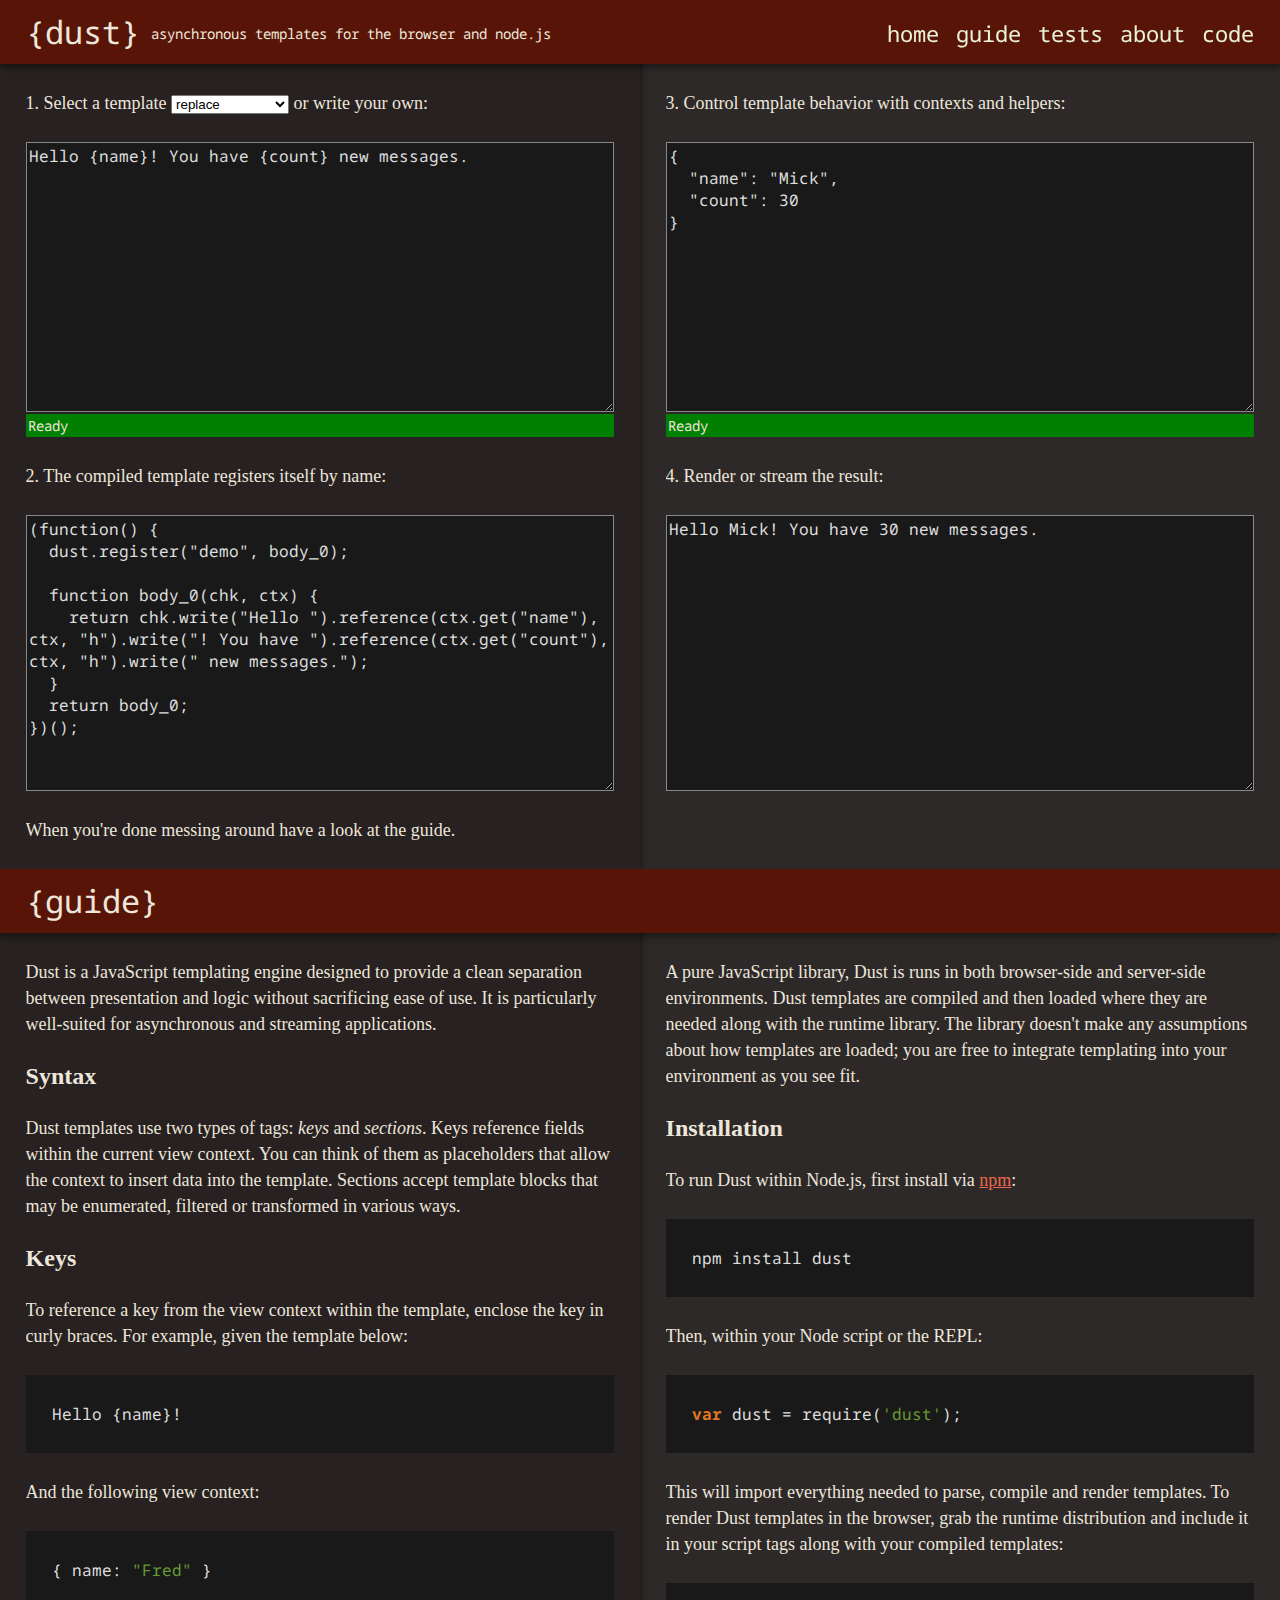
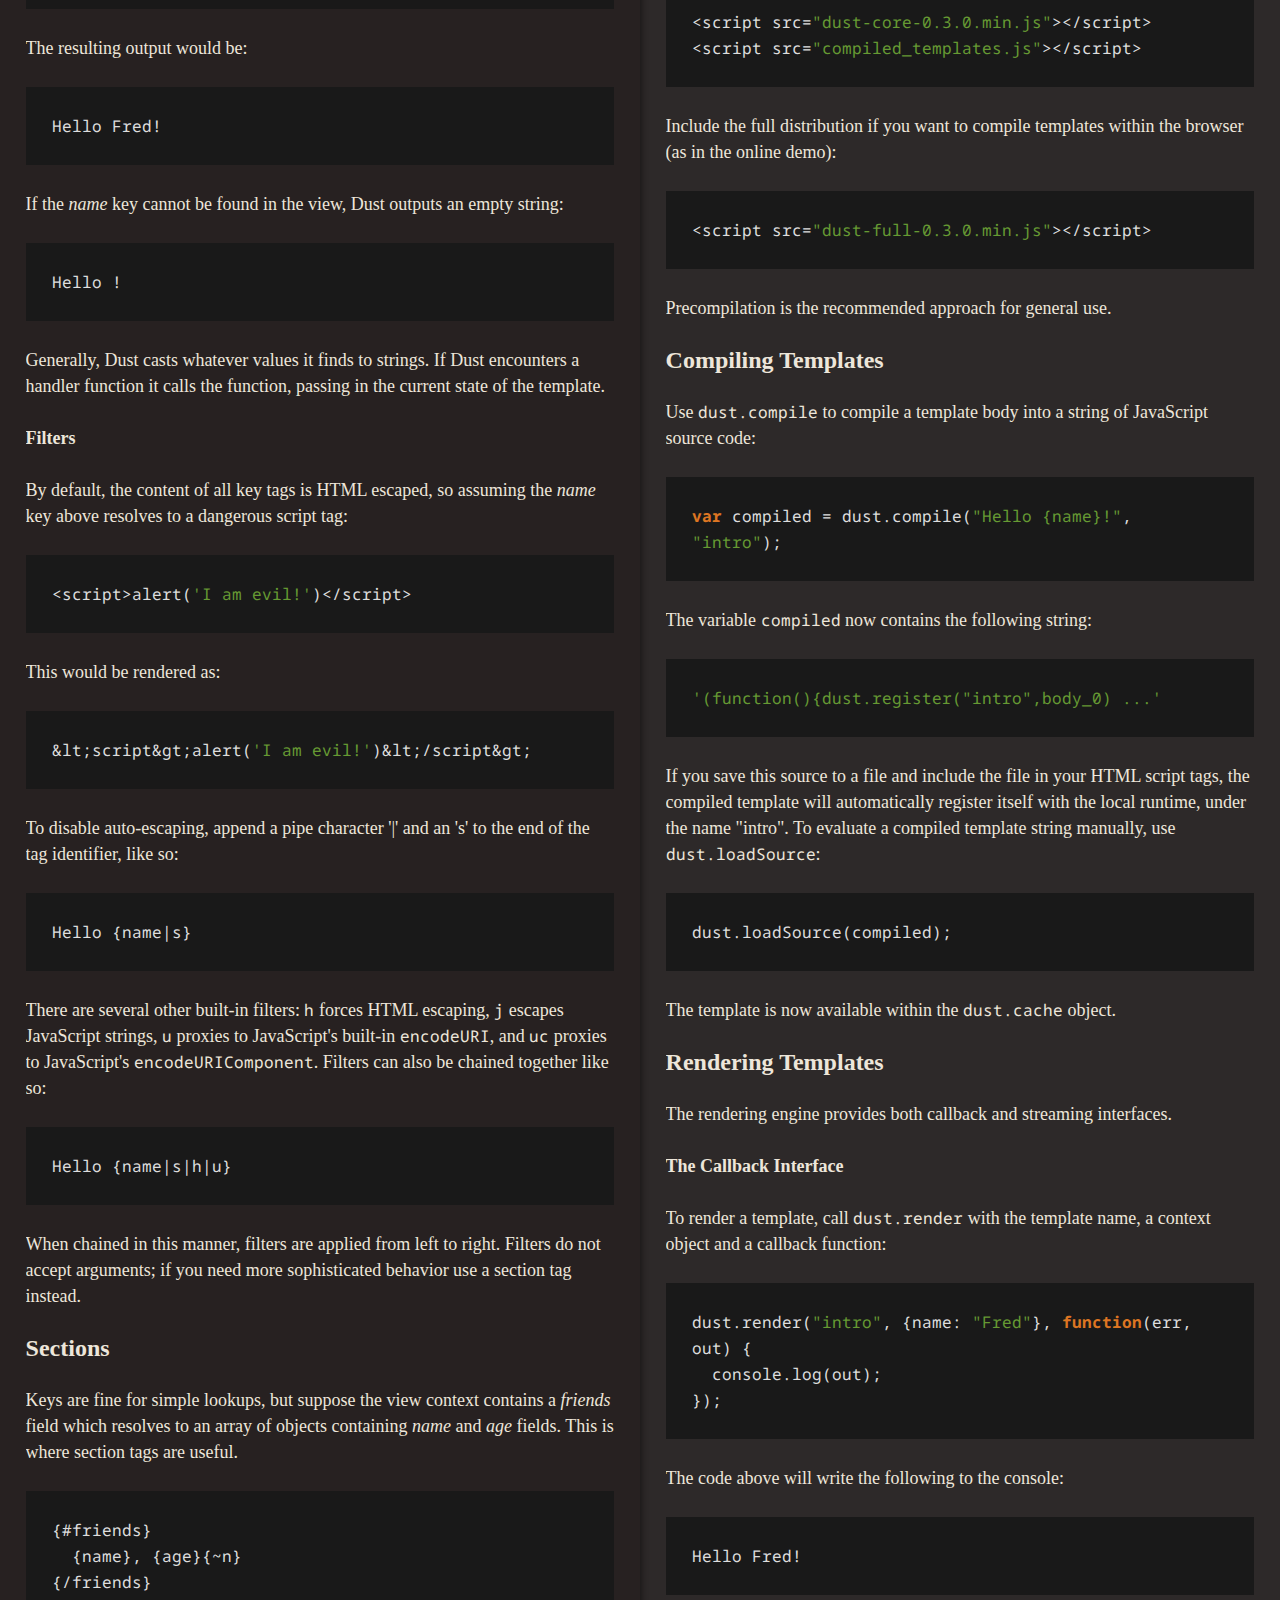
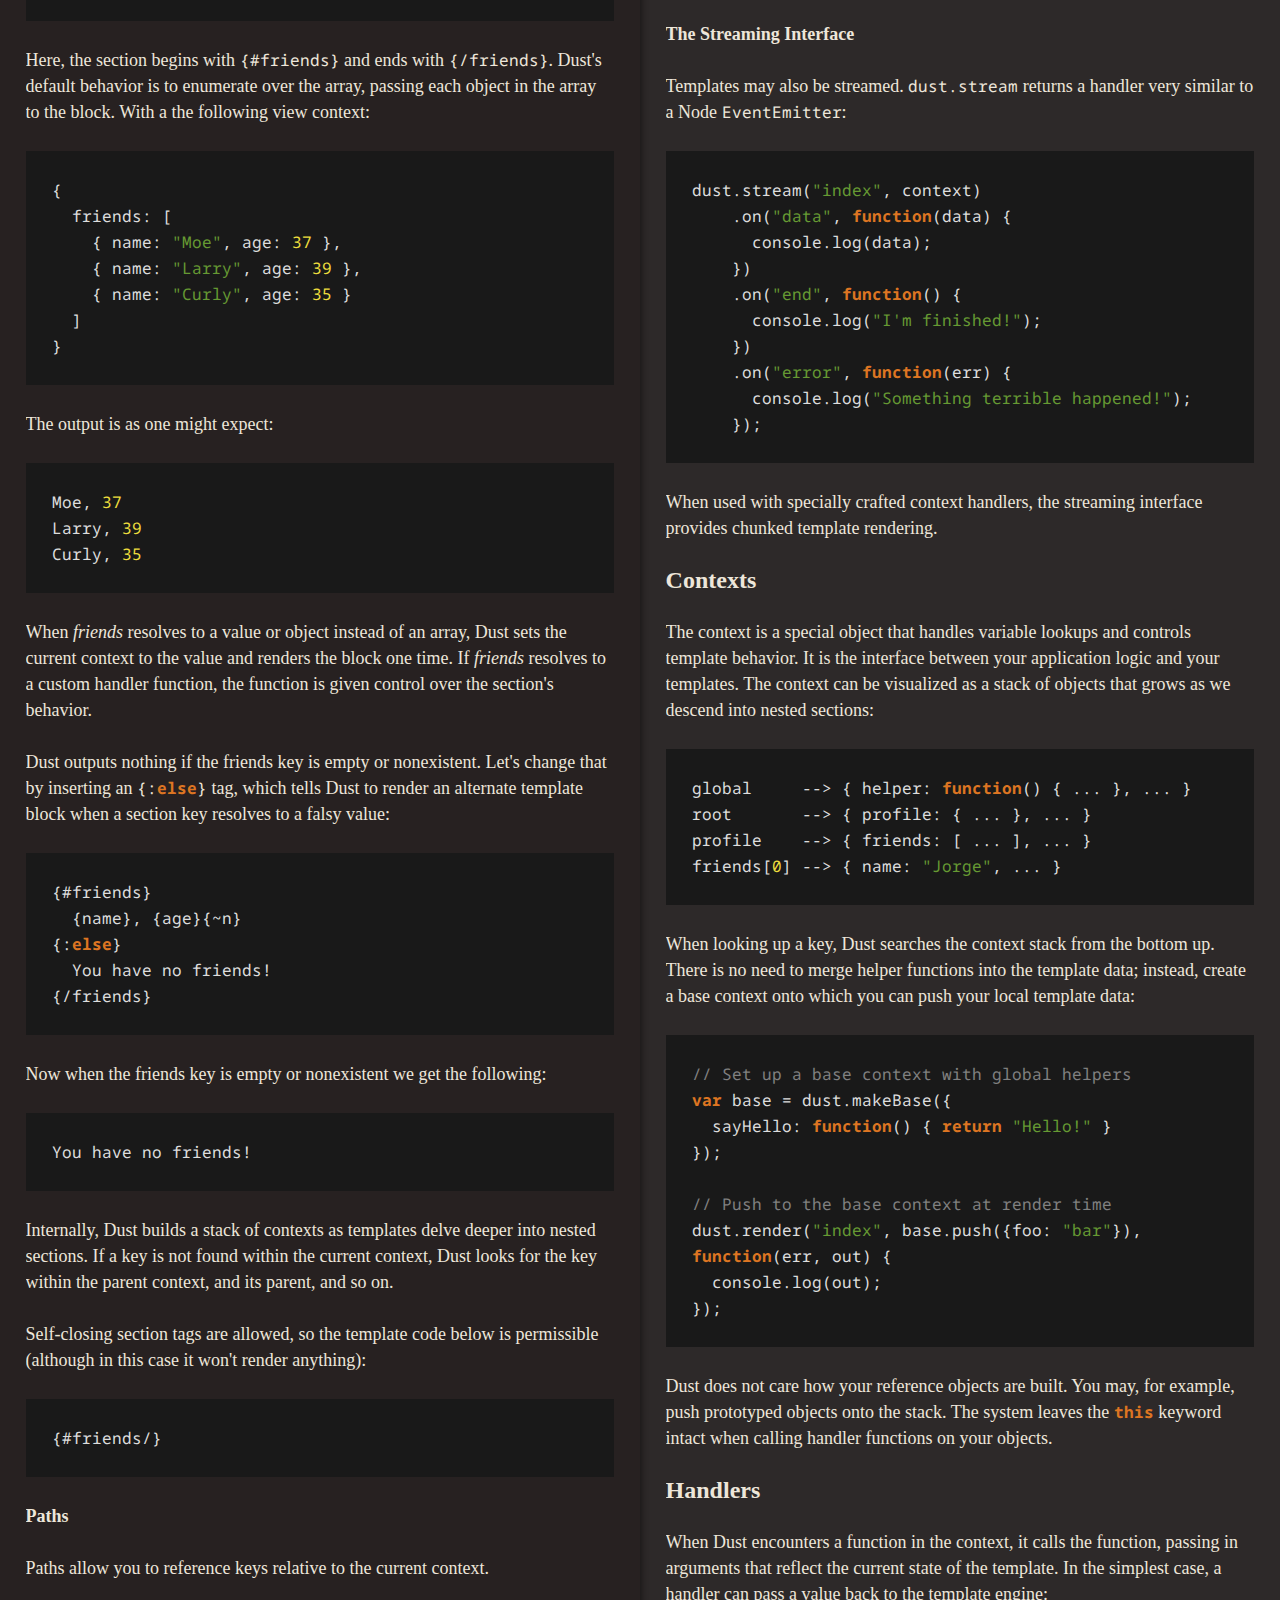
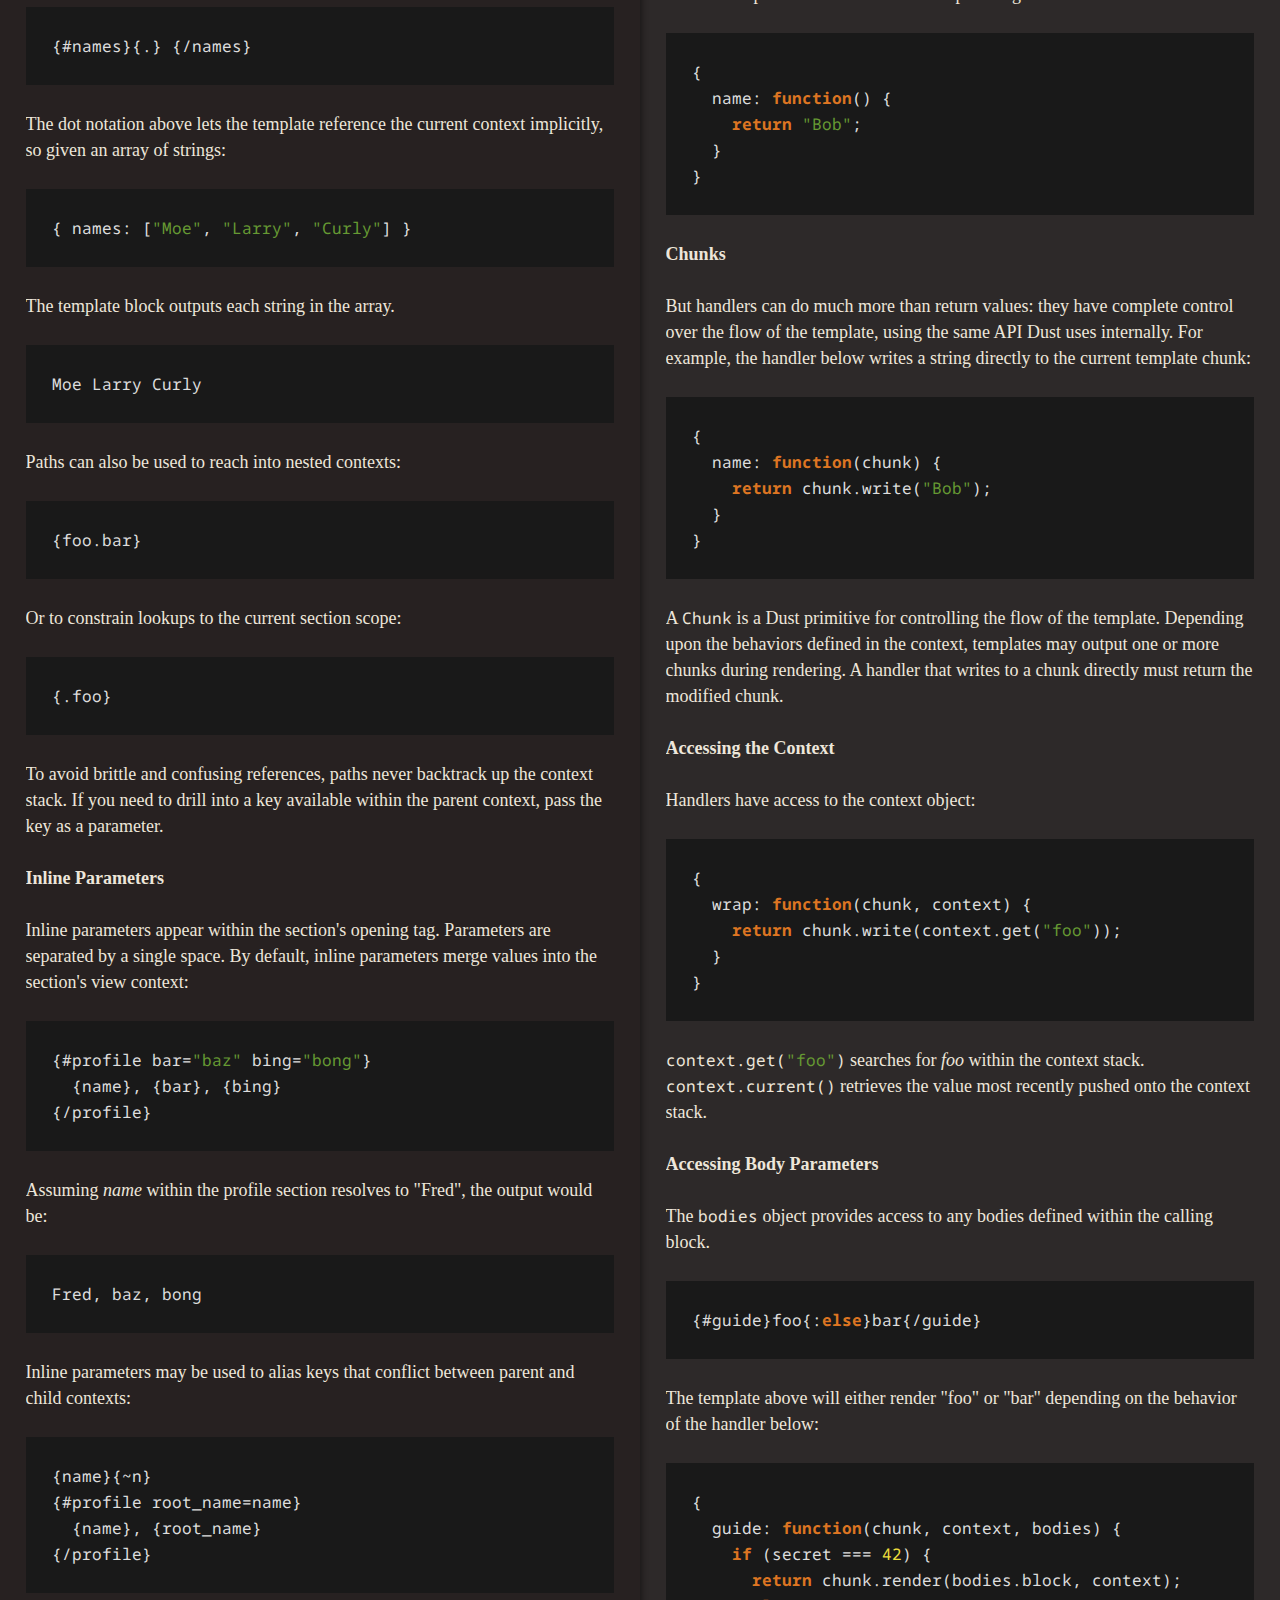
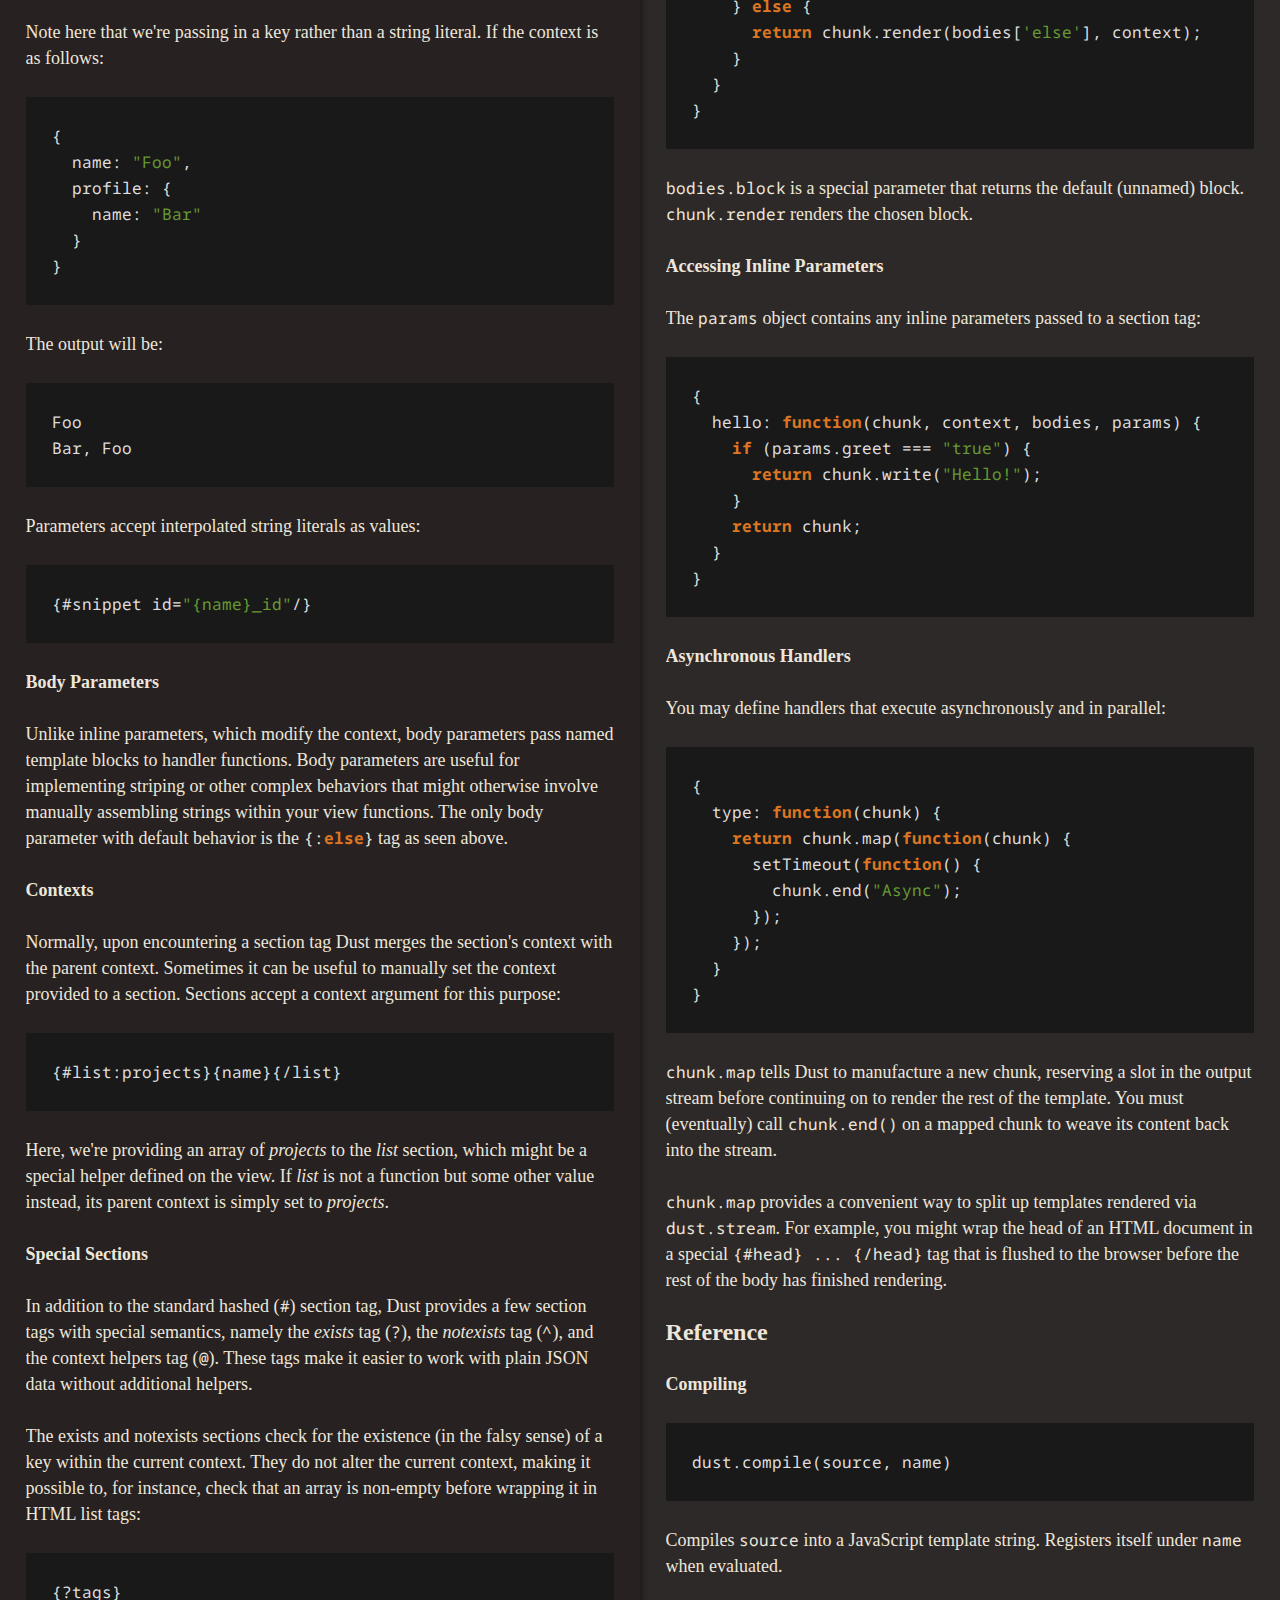
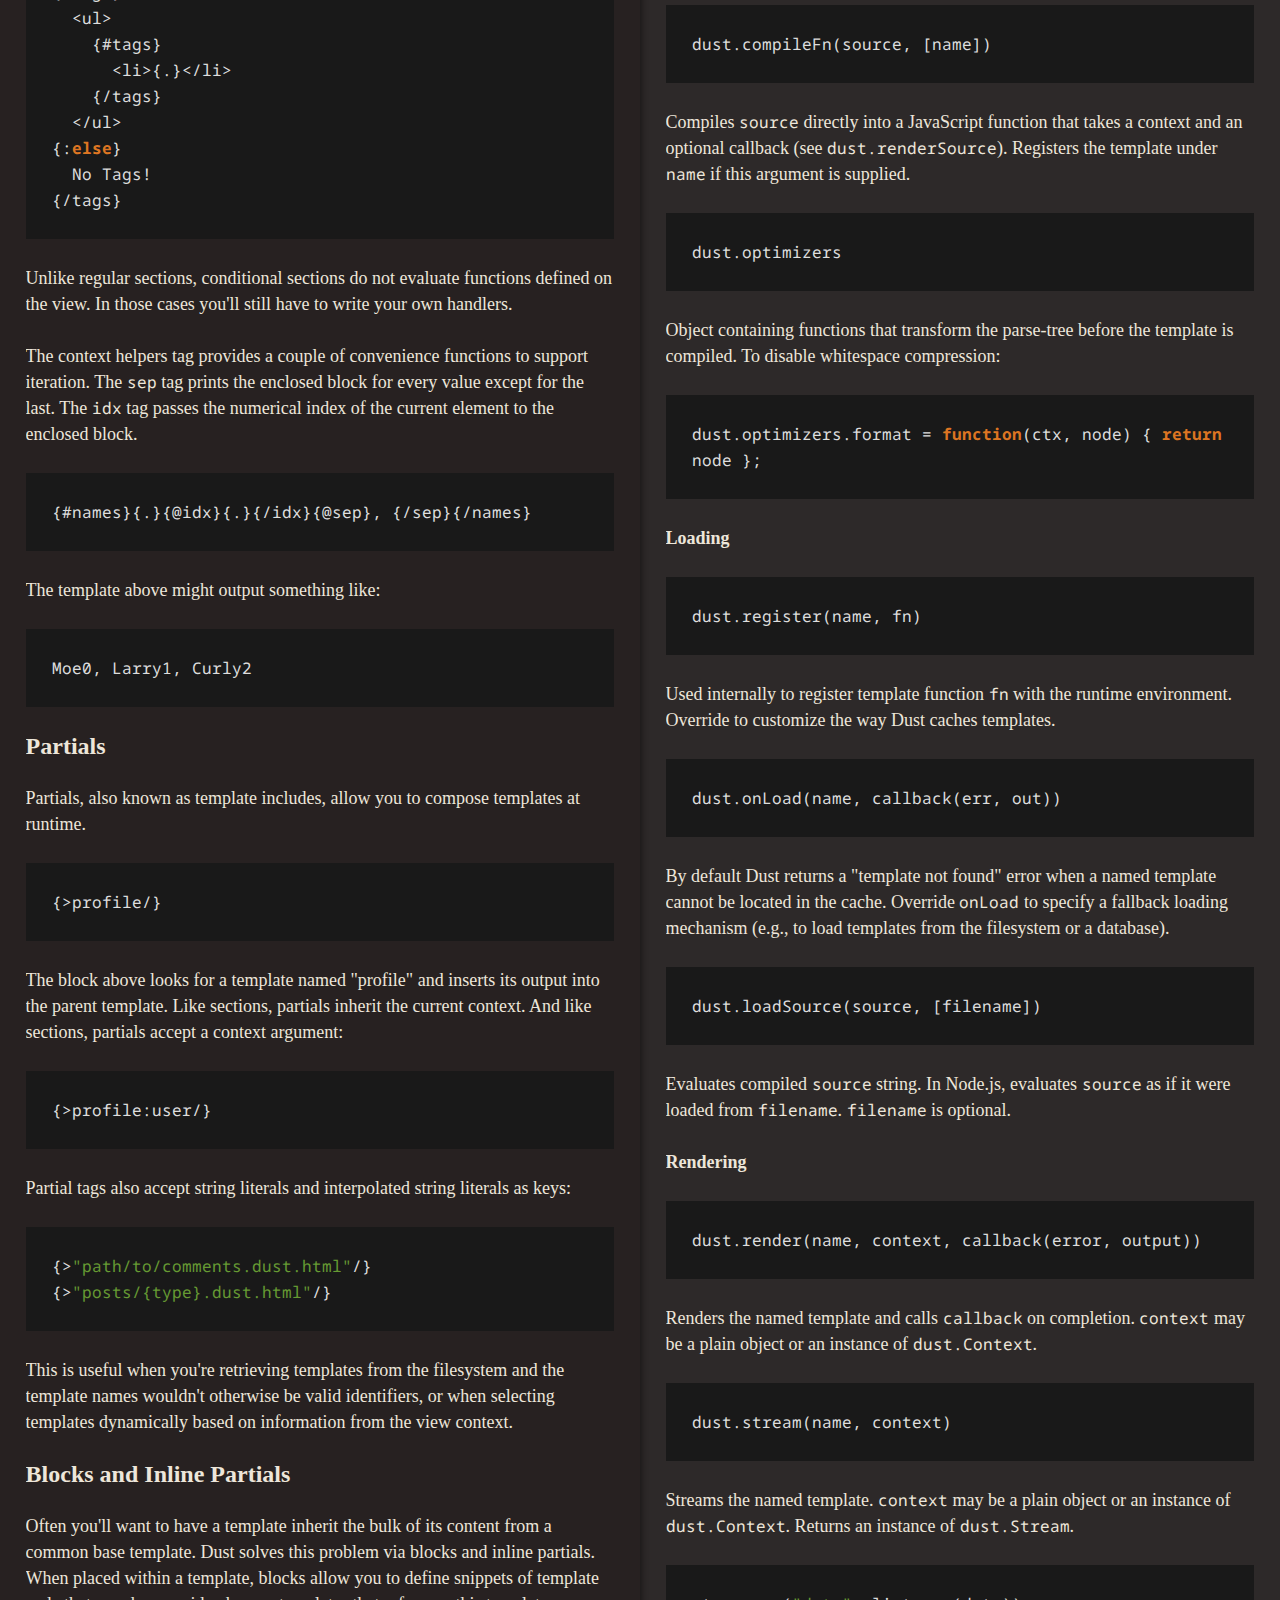
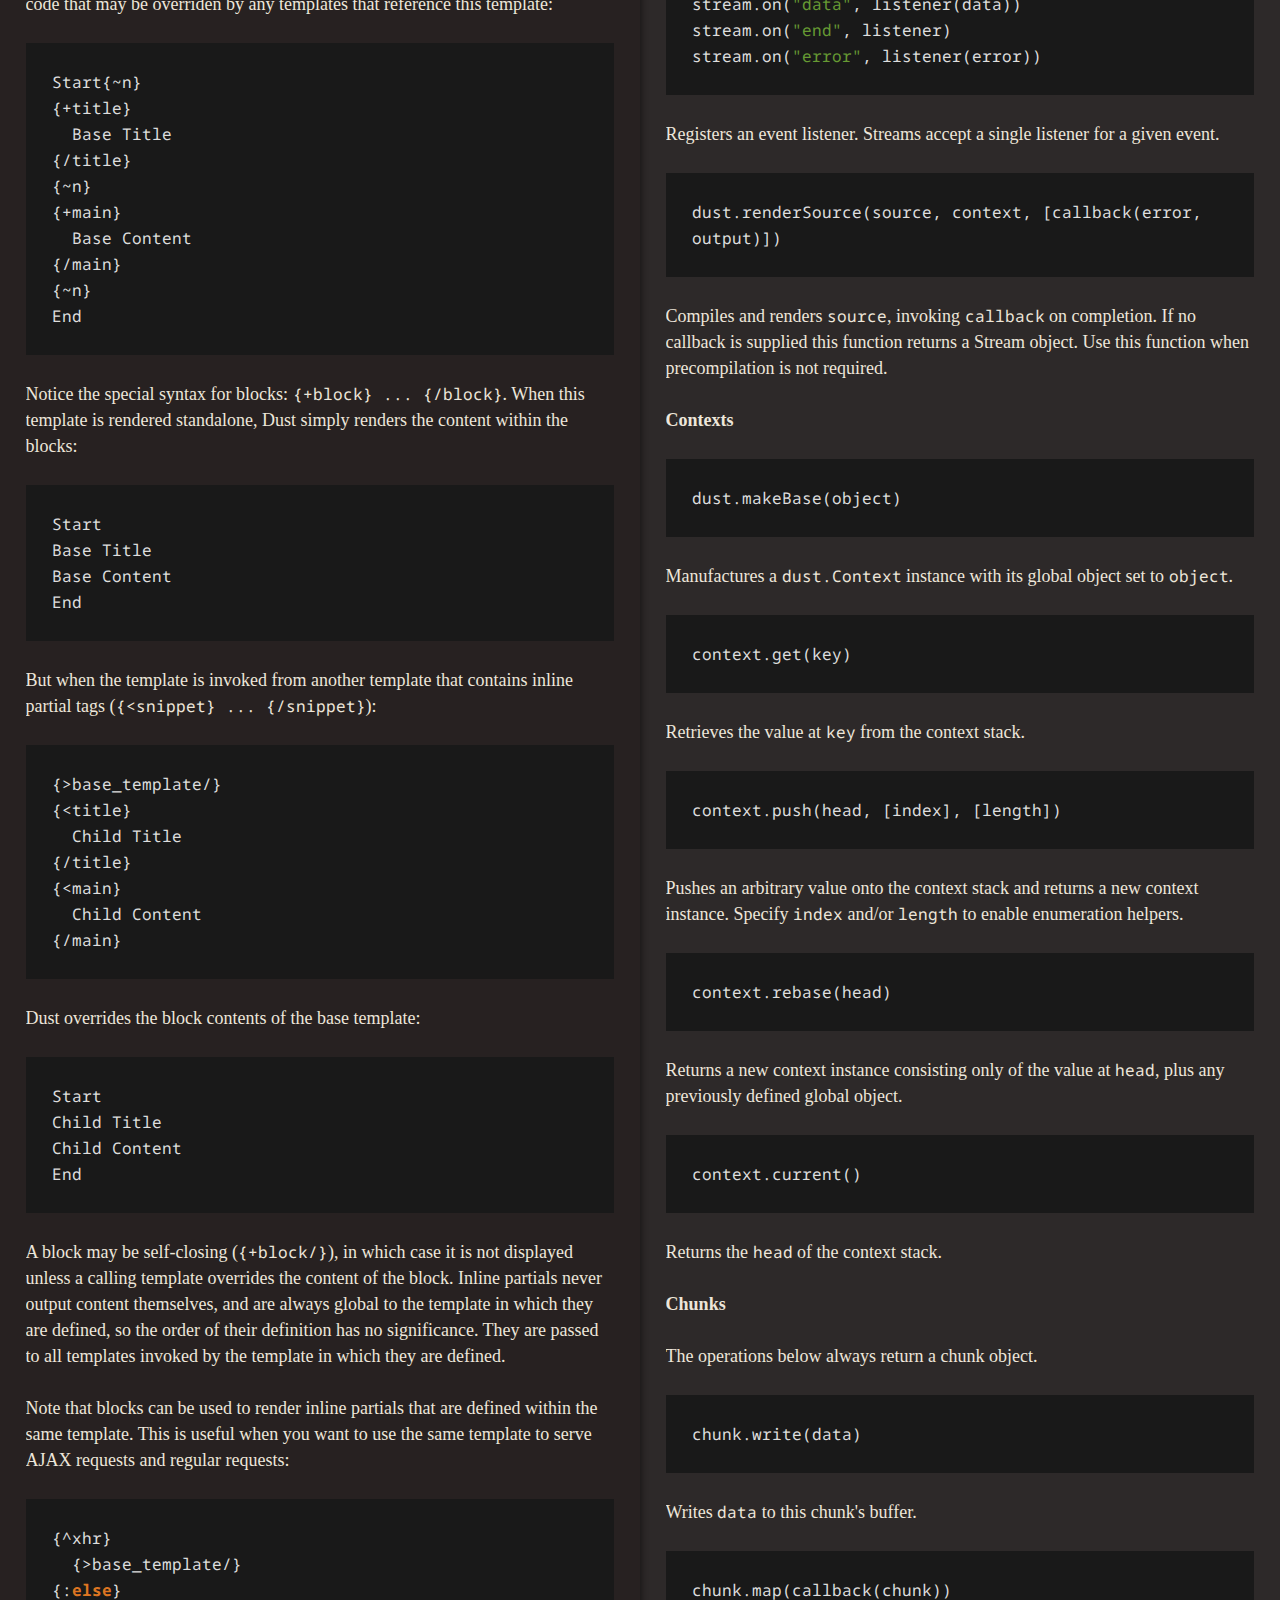
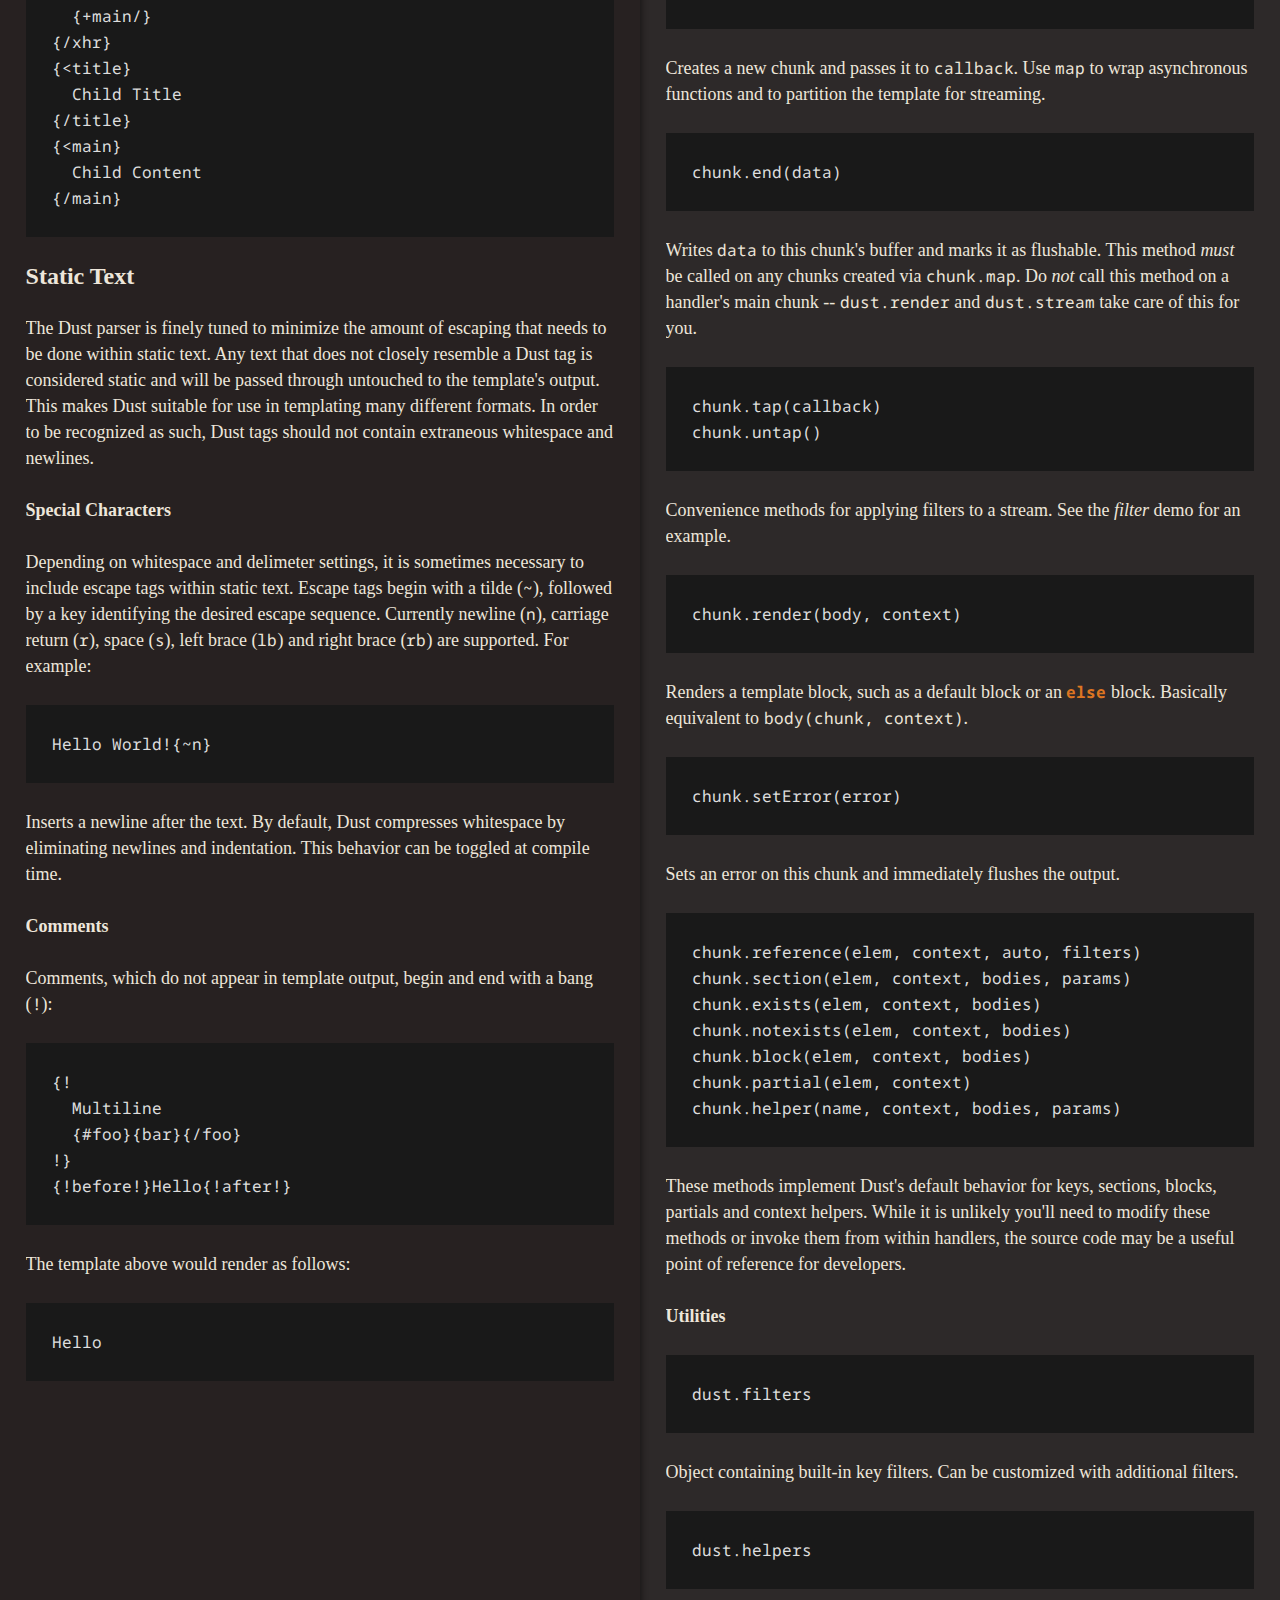
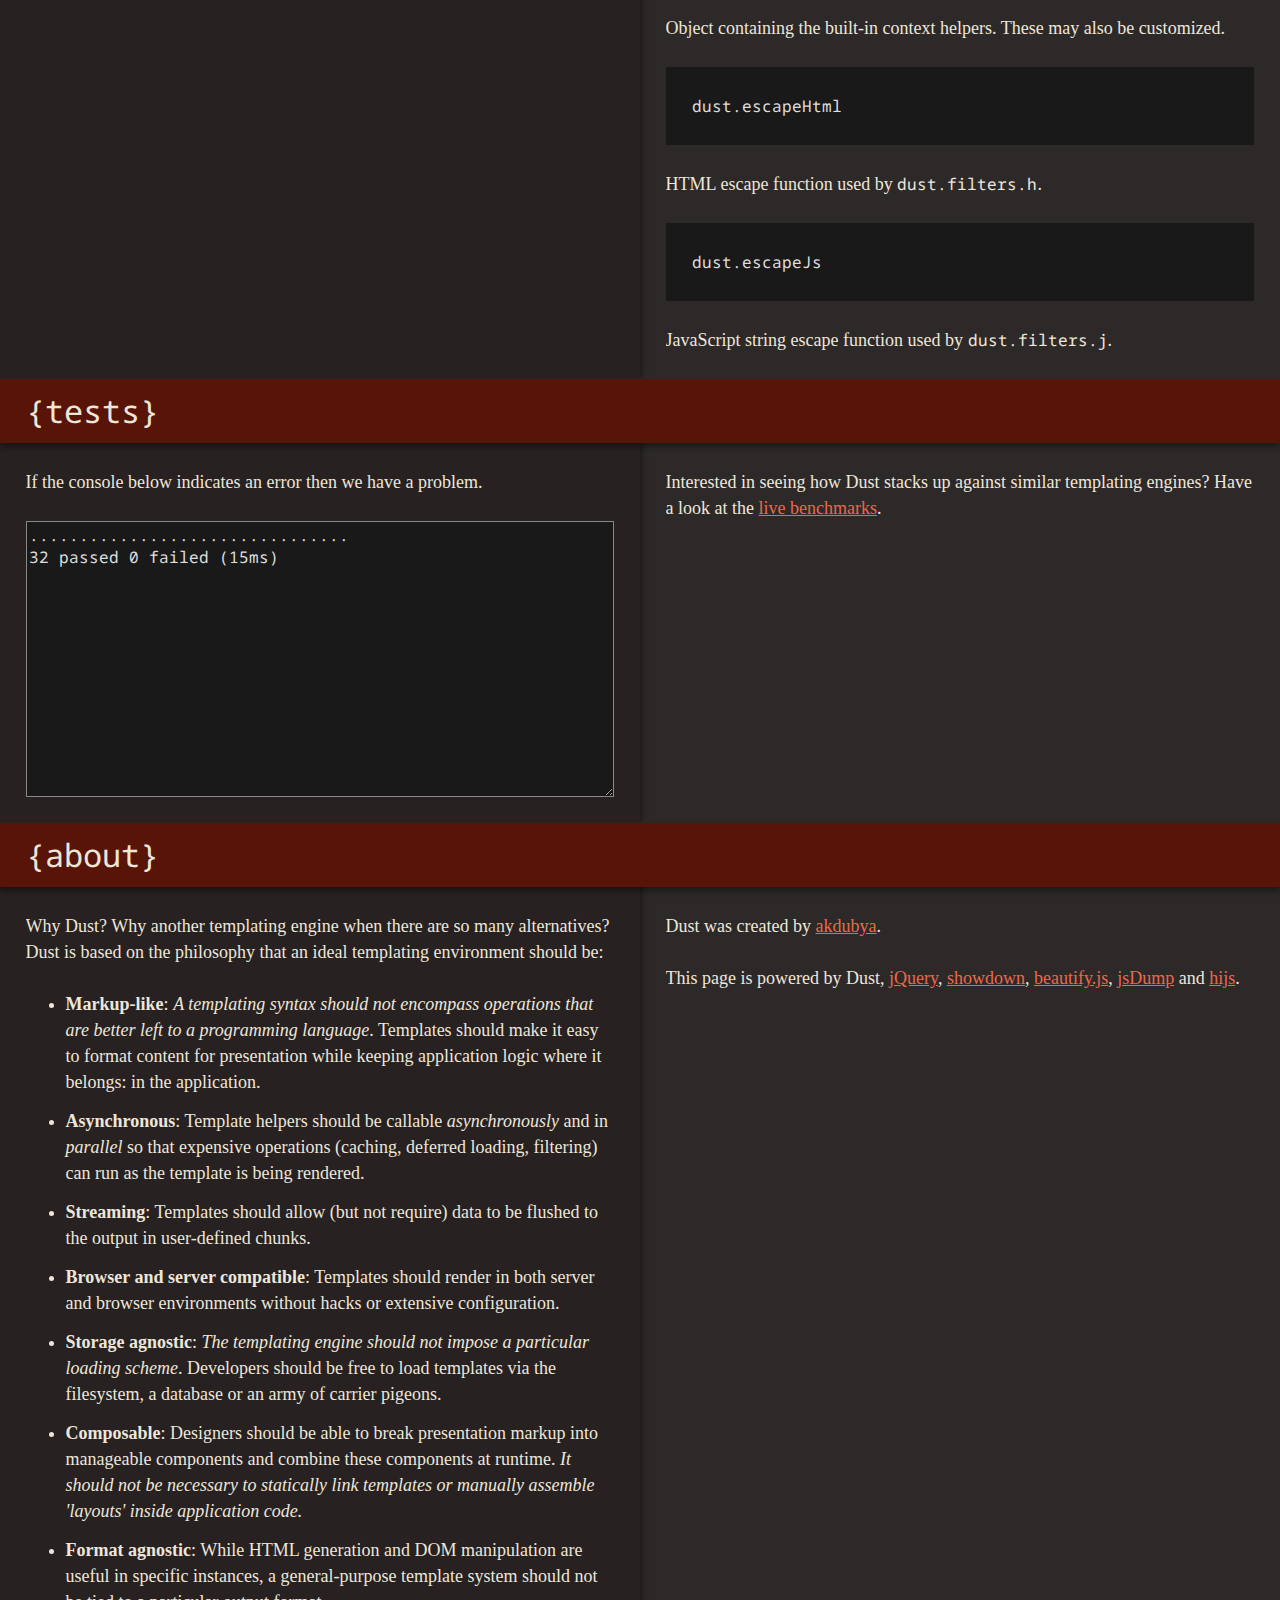
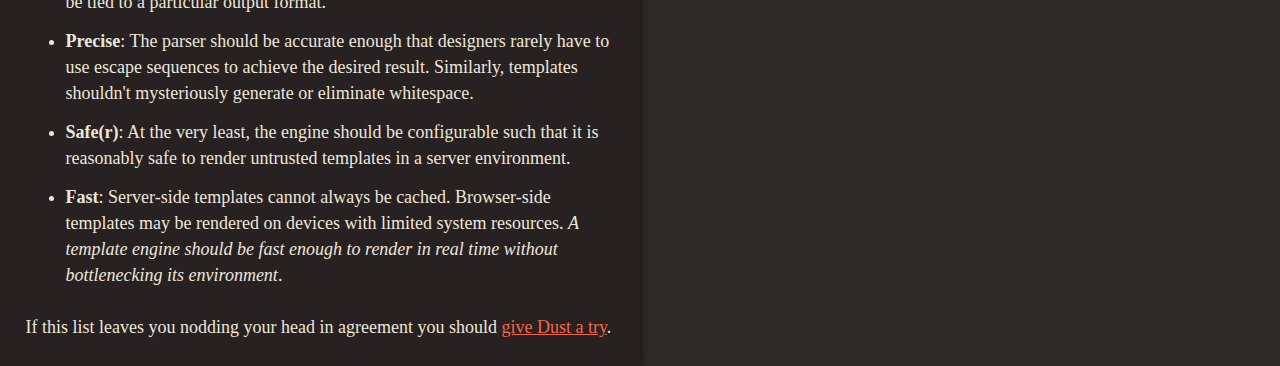
<file: ucpl-app/packages/dust/node_modules/dust/index.html>
<!DOCTYPE HTML><html><head><title>dust</title><meta http-equiv="Content-Type" content="text/html; charset=UTF-8"><link href="http://fonts.googleapis.com/css?family=Droid+Sans+Mono:regular&subset=latin" rel="stylesheet" type="text/css"><style type="text/css">body {
  font-family: 'Georgia', serif;
  font-size: 18px;
  margin: 0;
  padding: 0;
}

p, h4, h3, .content ul {
  line-height: 26px;
  margin-top: 26px;
  margin-bottom: 26px;
}

.content ul li {
  margin-top: 13px;
  margin-bottom: 13px;
}

h1, h2 {
  line-height: 48px;
  font-size: 32px;
  font-weight: normal;
  margin: 8px 0 8px 2%;
}

h3 {
  font-size: 24px;
}

h4 {
  font-size: 1em;
}

h1, h2, pre, code, .console, .status, #nav, #tagline {
  font-family: 'Droid Sans Mono', 'Bitstream Vera Sans Mono', 'DejaVu Sans Mono', Monaco, Courier, monospace;
}

a:link, a:visited {
  color: #ef674a;
}

p code {
  font-size: 16px;
  line-height: 16px;
}

pre, .console {
  background-color: #191919;
  white-space: pre-wrap;
  word-wrap: break-word;
}

.console {
  font-size: 16px;
  height: 270px;
  color: #dddddd;
  margin-top: 26px;
  margin-bottom: 26px;
  border: 1px solid #888;
  resize: auto;
  overflow: auto;
  padding: 2px;
}

textarea {
  width: 100%;
  display: block;
  -moz-box-sizing: border-box;
  -webkit-box-sizing: border-box;
}

#nav {
  position: fixed;
  top: 18px;
  right: 2%;
  font-size: 22px;
  z-index: 99;
}

#nav a:link, #nav a:visited {
  color: #eaf2d9;
}

#nav a {
  text-decoration: none;
  margin-left: 17px;
}

#nav a:last {
  margin: 0;
}

#tagline {
  position: absolute;
  display: none;
  top: 24px;
  font-size: 14px;
}

#guide pre {
  font-size: 16px;
  line-height: 26px;
  color: #dddddd;
  padding: 26px;
  margin: 26px 0;
}

#header, #demo {
  clear: both;
}

.ok {
  background-color: green;
}

.error {
  background-color: red;
}

.pending {
  background-color: yellow;
}

.status {
  font-size: 14px;
  padding: 2px;
  margin-top: -24px;
}

.header, .content {
  clear: both;
  width: 100%;
  overflow: hidden;
  color: #ede6da;
}

.header {
  clear: both;
  width: 100%;
  -webkit-box-shadow: 0px 4px 6px hsla(0, 0%, 0%, 0.4);
  -moz-box-shadow: 0px 4px 6px hsla(0, 0%, 0%, 0.4);
  background-color: #581406;
}

.content {
  background-color: #2d2929;
}

.left {
  float: left;
  width: 100%;
  position: relative;
  -webkit-box-shadow: 2px 0px 6px hsla(0, 0%, 0%, 0.4);
  -moz-box-shadow: 2px 0px 6px hsla(0, 0%, 0%, 0.4);
}

.content .left, .header .left {
  right: 50%;
}

.content .left {
  background-color: #272121;
}

.header, .col1, .col2 {
  float: left;
  position: relative;
  overflow: hidden;
}

.col1 {
  width: 96%;
  left: 2%;
}

.left .header {
  width: 100%;
  left: 50%;
}

.left .col1 {
  width: 46%;
  left: 52%;
}

.left .col2 {
  width: 46%;
  left: 56%;
}

.docked {
  position: fixed;
  width: 100%;
  top: 0;
  background-color: hsla(10, 87%, 18%, 0.80);
  z-index: 5;
}

code .keyword              { font-weight: bold; color: #dd7522 }
code .string, code .regexp { color: #669933 }
code .class, code .special {  }
code .number               { color: #eddd3d }
code .comment              { color: grey }</style><script src="vendor/ecma.js"></script><script src="vendor/jquery.min.js"></script><script src="vendor/jsdump.js"></script><script src="vendor/beautify.js"></script><script src="lib/dust.js"></script><script src="lib/parser.js"></script><script src="lib/compiler.js"></script><script src="test/examples.js"></script><script src="test/uutest.js"></script><script src="test/core.js"></script><script type="text/javascript">(function(){dust.register("select",body_0);function body_0(chk,ctx){return chk.write("<select style=\"clear: both;\">").section(ctx.get("examples"),ctx,{"block":body_1},null).write("</select>");}function body_1(chk,ctx){return chk.write("<option ").reference(ctx.get("selected"),ctx,"h").write(" value=\"").helper("idx",ctx,{"block":body_2},null).write("\">").reference(ctx.get("name"),ctx,"h").write("</option>");}function body_2(chk,ctx){return chk.reference(ctx.getPath(true,[]),ctx,"h");}return body_0;})();</script><script type="text/javascript">jsDump.parsers['function'] = function(fn) {
  return fn.toString();
}

function renderDemo() {
  var tmpl = dust.cache["demo"],
      source = $('#input-context').val();

  $('#output-text').empty();

  if (tmpl && source) {
    setPending('#input-context');
    setPending('#output-text');
    try {
      eval("var context = " + source + ";");
      if (typeof context === 'function') {
        context = context();
      }
      dust.stream("demo", context)
          .on('data', function(data) {
            $('#output-text').append(dust.escapeHtml(data));
          })
          .on('end', function() {
            setOkay('#input-context');
            setOkay('#output-text');
          })
          .on('error', function(err) {
            setError('#input-context', err);
          });
    } catch(err) {
      setError('#input-context', err);
    }
  }
}

function setOkay(sel) {
  $(sel).next()
  .removeClass('pending')
  .addClass('ok')
  .html('Ready');
}

function setPending(sel) {
  $(sel).next()
  .removeClass('ok')
  .removeClass('error')
  .addClass('pending')
  .html('Pending');
}

function setError(sel, err) {
  $(sel).next()
  .removeClass('pending')
  .addClass('error')
  .html(err.toString());
}

function dump(obj) {
  return js_beautify(jsDump.parse(obj), {
    indent_size: 2
  });
}

function runSuite() {
  var suite = new uutest.Suite({
    start: function() {
      $('#test-console').empty();
    },
    pass: function() {
      $('#test-console').append(".");
    },
    fail: function() {
      $('#test-console').append("F");
    },
    done: function(passed, failed, elapsed) {
      $('#test-console').append("\n");
      $('#test-console').append(passed + " passed " + failed + " failed " + "(" + elapsed + "ms)");
      this.errors.forEach(function(err) {
        $('#test-console').append("\n");
        $('#test-console').append(dust.escapeHtml(dumpError(err)));
      });
    }
  });
  coreSetup(suite, dustExamples.slice(1), dust);
  suite.run();
}

function dumpError(err) {
  var out = err.testName + " -> ";
  if (!err.message) {
    err.message = jsDump.parse(err.expected)
    + " " + err.operator + " " + jsDump.parse(err.actual);
  }
  return out + err.stack;
}

$(document).ready(function() {

  dustExamples.forEach(function(ex) {
    dust.loadSource(dust.compile(ex.source, ex.name));
  });

  runSuite();

  $('#tagline').empty().show().css({left: ($(window).width() * .02) + 125});
  dust.loadSource(dust.compile(dustExamples[0].source, "intro"));
  dust.stream("intro", dustExamples[0].context())
      .on('data', function(data) {
        $('#tagline').append(data);
      })
      .on('end', function() {
        $('#tagline').delay(500).fadeOut('slow');
      });

  dust.render("select", {
    examples: dustExamples,
    selected: function(chk, ctx) {
      if (ctx.current().name === "replace") return "selected";
    }
  }, function(err, output) {
    $('#select').html(output);
  });

  $('#select > select').change(function() {
    var idx = $(this).val();
    $('#input-source').val(dustExamples[idx].source);
    $('#input-context').val(dump(dustExamples[idx].context));
    $('#input-source').change();
  });

  $('#input-source').change(function() {
    setPending('#input-source');
    try {
      var compiled = dust.compile($(this).val(), "demo");
      dust.loadSource(compiled);
      $('#output-js').text(js_beautify(compiled, {
        indent_size: 2
      }));
      setOkay('#input-source');
    } catch(err) {
      setError('#input-source', err);
      return;
    }
    renderDemo();
  });

  $('#input-context').change(renderDemo);

  var sections = $("body > div");
  var cur_id;

  $(window).scroll(function() {
    var scrollTop = $(window).scrollTop();

    if (scrollTop === 0) {
      cur_id = undefined;
      $('.docked').remove();
      return;
    }

    sections.each(function(idx, section) {
      var sectionTop = section.offsetTop,
          sectionBottom = sectionTop + section.offsetHeight;

      if (scrollTop >= sectionTop && scrollTop < sectionBottom) {
        var $hdr = $(section).find('.header').clone();
        if (section.id !== cur_id) {
          cur_id = section.id;
          $('.docked').remove();
          $hdr.appendTo('body');
          $hdr.addClass('docked');
        }
        return false;
      }
    });
  });

  $('#select > select').change();
  $(window).scroll();

});</script></head><body><div id="dust" class="content"><div class="left"><div class="header"><h1>{dust}</h1><span id="tagline">asynchronous streaming templates for the browser and node.js</span></div><div id="nav"><a href="#dust">home</a><a href="#guide">guide</a><a href="#tests">tests</a><a href="#about">about</a><a href="http://github.com/akdubya/dustjs">code</a></div><div class="col1"><p>1. Select a template <span id="select"></span> or write your own:</p><textarea id="input-source" class="console"></textarea><div class="status ok">Ready</div><p>2. The compiled template registers itself by name:</p><pre class="console"><code id="output-js"></code></pre><p>When you're done messing around have a look at the guide.</p></div><div class="col2"><p>3. Control template behavior with contexts and helpers:</p><textarea id="input-context" class="console"></textarea><div class="status ok">Ready</div><p>4. Render or stream the result:</p><pre id="output-text" class="console"></pre></div></div></div><div id="guide" class="content"><div class="left"><div class="header"><h2>{guide}</h2></div><div id="syntax" class="col1"><p>Dust is a JavaScript templating engine designed to provide a clean separation between presentation and logic without sacrificing ease of use. It is particularly well-suited for asynchronous and streaming applications.</p>

<h3>Syntax</h3>

<p>Dust templates use two types of tags: <em>keys</em> and <em>sections</em>. Keys reference fields within the current view context. You can think of them as placeholders that allow the context to insert data into the template. Sections accept template blocks that may be enumerated, filtered or transformed in various ways.</p>

<h3>Keys</h3>

<p>To reference a key from the view context within the template, enclose the key in curly braces. For example, given the template below:</p>

<pre><code>Hello {name}!
</code></pre>

<p>And the following view context:</p>

<pre><code>{ name: "Fred" }
</code></pre>

<p>The resulting output would be:</p>

<pre><code>Hello Fred!
</code></pre>

<p>If the <em>name</em> key cannot be found in the view, Dust outputs an empty string:</p>

<pre><code>Hello !
</code></pre>

<p>Generally, Dust casts whatever values it finds to strings. If Dust encounters a handler function it calls the function, passing in the current state of the template.</p>

<h4>Filters</h4>

<p>By default, the content of all key tags is HTML escaped, so assuming the <em>name</em> key above resolves to a dangerous script tag:</p>

<pre><code>&lt;script&gt;alert('I am evil!')&lt;/script&gt;
</code></pre>

<p>This would be rendered as:</p>

<pre><code>&amp;lt;script&amp;gt;alert('I am evil!')&amp;lt;/script&amp;gt;
</code></pre>

<p>To disable auto-escaping, append a pipe character '|' and an 's' to the end of the tag identifier, like so:</p>

<pre><code>Hello {name|s}
</code></pre>

<p>There are several other built-in filters: <code>h</code> forces HTML escaping, <code>j</code> escapes JavaScript strings, <code>u</code> proxies to JavaScript's built-in <code>encodeURI</code>, and <code>uc</code> proxies to JavaScript's <code>encodeURIComponent</code>. Filters can also be chained together like so:</p>

<pre><code>Hello {name|s|h|u}
</code></pre>

<p>When chained in this manner, filters are applied from left to right. Filters do not accept arguments; if you need more sophisticated behavior use a section tag instead.</p>

<h3>Sections</h3>

<p>Keys are fine for simple lookups, but suppose the view context contains a <em>friends</em> field which resolves to an array of objects containing <em>name</em> and <em>age</em> fields. This is where section tags are useful.</p>

<pre><code>{#friends}
  {name}, {age}{~n}
{/friends}
</code></pre>

<p>Here, the section begins with <code>{#friends}</code> and ends with <code>{/friends}</code>. Dust's default behavior is to enumerate over the array, passing each object in the array to the block. With a the following view context:</p>

<pre><code>{
  friends: [
    { name: "Moe", age: 37 },
    { name: "Larry", age: 39 },
    { name: "Curly", age: 35 }
  ]
}
</code></pre>

<p>The output is as one might expect:</p>

<pre><code>Moe, 37
Larry, 39
Curly, 35
</code></pre>

<p>When <em>friends</em> resolves to a value or object instead of an array, Dust sets the current context to the value and renders the block one time. If <em>friends</em> resolves to a custom handler function, the function is given control over the section's behavior.</p>

<p>Dust outputs nothing if the friends key is empty or nonexistent. Let's change that by inserting an <code>{:else}</code> tag, which tells Dust to render an alternate template block when a section key resolves to a falsy value:</p>

<pre><code>{#friends}
  {name}, {age}{~n}
{:else}
  You have no friends!
{/friends}
</code></pre>

<p>Now when the friends key is empty or nonexistent we get the following:</p>

<pre><code>You have no friends!
</code></pre>

<p>Internally, Dust builds a stack of contexts as templates delve deeper into nested sections. If a key is not found within the current context, Dust looks for the key within the parent context, and its parent, and so on.</p>

<p>Self-closing section tags are allowed, so the template code below is permissible (although in this case it won't render anything):</p>

<pre><code>{#friends/}
</code></pre>

<h4>Paths</h4>

<p>Paths allow you to reference keys relative to the current context. </p>

<pre><code>{#names}{.} {/names}
</code></pre>

<p>The dot notation above lets the template reference the current context implicitly, so given an array of strings:</p>

<pre><code>{ names: ["Moe", "Larry", "Curly"] }
</code></pre>

<p>The template block outputs each string in the array.</p>

<pre><code>Moe Larry Curly 
</code></pre>

<p>Paths can also be used to reach into nested contexts:</p>

<pre><code>{foo.bar}
</code></pre>

<p>Or to constrain lookups to the current section scope:</p>

<pre><code>{.foo}
</code></pre>

<p>To avoid brittle and confusing references, paths never backtrack up the context stack. If you need to drill into a key available within the parent context, pass the key as a parameter.</p>

<h4>Inline Parameters</h4>

<p>Inline parameters appear within the section's opening tag. Parameters are separated by a single space. By default, inline parameters merge values into the section's view context:</p>

<pre><code>{#profile bar="baz" bing="bong"}
  {name}, {bar}, {bing}
{/profile}
</code></pre>

<p>Assuming <em>name</em> within the profile section resolves to "Fred", the output would be:</p>

<pre><code>Fred, baz, bong
</code></pre>

<p>Inline parameters may be used to alias keys that conflict between parent and child contexts:</p>

<pre><code>{name}{~n}
{#profile root_name=name}
  {name}, {root_name}
{/profile}
</code></pre>

<p>Note here that we're passing in a key rather than a string literal. If the context is as follows:</p>

<pre><code>{
  name: "Foo",
  profile: {
    name: "Bar"
  }
}
</code></pre>

<p>The output will be:</p>

<pre><code>Foo
Bar, Foo
</code></pre>

<p>Parameters accept interpolated string literals as values:</p>

<pre><code>{#snippet id="{name}_id"/}
</code></pre>

<h4>Body Parameters</h4>

<p>Unlike inline parameters, which modify the context, body parameters pass named template blocks to handler functions. Body parameters are useful for implementing striping or other complex behaviors that might otherwise involve manually assembling strings within your view functions. The only body parameter with default behavior is the <code>{:else}</code> tag as seen above.</p>

<h4>Contexts</h4>

<p>Normally, upon encountering a section tag Dust merges the section's context with the parent context. Sometimes it can be useful to manually set the context provided to a section. Sections accept a context argument for this purpose:</p>

<pre><code>{#list:projects}{name}{/list}
</code></pre>

<p>Here, we're providing an array of <em>projects</em> to the <em>list</em> section, which might be a special helper defined on the view. If <em>list</em> is not a function but some other value instead, its parent context is simply set to <em>projects</em>.</p>

<h4>Special Sections</h4>

<p>In addition to the standard hashed (<code>#</code>) section tag, Dust provides a few section tags with special semantics, namely the <em>exists</em> tag (<code>?</code>), the <em>notexists</em> tag (<code>^</code>), and the context helpers tag (<code>@</code>). These tags make it easier to work with plain JSON data without additional helpers.</p>

<p>The exists and notexists sections check for the existence (in the falsy sense) of a key within the current context. They do not alter the current context, making it possible to, for instance, check that an array is non-empty before wrapping it in HTML list tags:</p>

<pre><code>{?tags}
  &lt;ul&gt;
    {#tags}
      &lt;li&gt;{.}&lt;/li&gt;
    {/tags}
  &lt;/ul&gt;
{:else}
  No Tags!
{/tags}
</code></pre>

<p>Unlike regular sections, conditional sections do not evaluate functions defined on the view. In those cases you'll still have to write your own handlers.</p>

<p>The context helpers tag provides a couple of convenience functions to support iteration. The <code>sep</code> tag prints the enclosed block for every value except for the last. The <code>idx</code> tag passes the numerical index of the current element to the enclosed block.</p>

<pre><code>{#names}{.}{@idx}{.}{/idx}{@sep}, {/sep}{/names}
</code></pre>

<p>The template above might output something like:</p>

<pre><code>Moe0, Larry1, Curly2
</code></pre>

<h3>Partials</h3>

<p>Partials, also known as template includes, allow you to compose templates at runtime.</p>

<pre><code>{&gt;profile/}
</code></pre>

<p>The block above looks for a template named "profile" and inserts its output into the parent template. Like sections, partials inherit the current context. And like sections, partials accept a context argument:</p>

<pre><code>{&gt;profile:user/}
</code></pre>

<p>Partial tags also accept string literals and interpolated string literals as keys:</p>

<pre><code>{&gt;"path/to/comments.dust.html"/}
{&gt;"posts/{type}.dust.html"/}
</code></pre>

<p>This is useful when you're retrieving templates from the filesystem and the template names wouldn't otherwise be valid identifiers, or when selecting templates dynamically based on information from the view context.</p>

<h3>Blocks and Inline Partials</h3>

<p>Often you'll want to have a template inherit the bulk of its content from a common base template. Dust solves this problem via blocks and inline partials. When placed within a template, blocks allow you to define snippets of template code that may be overriden by any templates that reference this template:</p>

<pre><code>Start{~n}
{+title}
  Base Title
{/title}
{~n}
{+main}
  Base Content
{/main}
{~n}
End
</code></pre>

<p>Notice the special syntax for blocks: <code>{+block} ... {/block}</code>. When this template is rendered standalone, Dust simply renders the content within the blocks:</p>

<pre><code>Start
Base Title
Base Content
End
</code></pre>

<p>But when the template is invoked from another template that contains inline partial tags (<code>{&lt;snippet} ... {/snippet}</code>):</p>

<pre><code>{&gt;base_template/}
{&lt;title}
  Child Title
{/title}
{&lt;main}
  Child Content
{/main}
</code></pre>

<p>Dust overrides the block contents of the base template:</p>

<pre><code>Start
Child Title
Child Content
End
</code></pre>

<p>A block may be self-closing (<code>{+block/}</code>), in which case it is not displayed unless a calling template overrides the content of the block. Inline partials never output content themselves, and are always global to the template in which they are defined, so the order of their definition has no significance. They are passed to all templates invoked by the template in which they are defined.</p>

<p>Note that blocks can be used to render inline partials that are defined within the same template. This is useful when you want to use the same template to serve AJAX requests and regular requests:</p>

<pre><code>{^xhr}
  {&gt;base_template/}
{:else}
  {+main/}
{/xhr}
{&lt;title}
  Child Title
{/title}
{&lt;main}
  Child Content
{/main}
</code></pre>

<h3>Static Text</h3>

<p>The Dust parser is finely tuned to minimize the amount of escaping that needs to be done within static text. Any text that does not closely resemble a Dust tag is considered static and will be passed through untouched to the template's output. This makes Dust suitable for use in templating many different formats. In order to be recognized as such, Dust tags should not contain extraneous whitespace and newlines.</p>

<h4>Special Characters</h4>

<p>Depending on whitespace and delimeter settings, it is sometimes necessary to include escape tags within static text. Escape tags begin with a tilde (<code>~</code>), followed by a key identifying the desired escape sequence. Currently newline (<code>n</code>), carriage return (<code>r</code>), space (<code>s</code>), left brace (<code>lb</code>) and right brace (<code>rb</code>) are supported. For example:</p>

<pre><code>Hello World!{~n}
</code></pre>

<p>Inserts a newline after the text. By default, Dust compresses whitespace by eliminating newlines and indentation. This behavior can be toggled at compile time.</p>

<h4>Comments</h4>

<p>Comments, which do not appear in template output, begin and end with a bang (<code>!</code>):</p>

<pre><code>{!
  Multiline
  {#foo}{bar}{/foo}
!}
{!before!}Hello{!after!}
</code></pre>

<p>The template above would render as follows:</p>

<pre><code>Hello
</code></pre></div><div id="api" class="col2"><p>A pure JavaScript library, Dust is runs in both browser-side and server-side environments. Dust templates are compiled and then loaded where they are needed along with the runtime library. The library doesn't make any assumptions about how templates are loaded; you are free to integrate templating into your environment as you see fit.</p>

<h3>Installation</h3>

<p>To run Dust within Node.js, first install via <a href="http://github.com/isaacs/npm">npm</a>:</p>

<pre><code>npm install dust
</code></pre>

<p>Then, within your Node script or the REPL:</p>

<pre><code>var dust = require('dust');
</code></pre>

<p>This will import everything needed to parse, compile and render templates. To render Dust templates in the browser, grab the runtime distribution and include it in your script tags along with your compiled templates:</p>

<pre><code>&lt;script src="dust-core-0.3.0.min.js"&gt;&lt;/script&gt;
&lt;script src="compiled_templates.js"&gt;&lt;/script&gt;
</code></pre>

<p>Include the full distribution if you want to compile templates within the browser (as in the online demo):</p>

<pre><code>&lt;script src="dust-full-0.3.0.min.js"&gt;&lt;/script&gt;
</code></pre>

<p>Precompilation is the recommended approach for general use.</p>

<h3>Compiling Templates</h3>

<p>Use <code>dust.compile</code> to compile a template body into a string of JavaScript source code:</p>

<pre><code>var compiled = dust.compile("Hello {name}!", "intro");
</code></pre>

<p>The variable <code>compiled</code> now contains the following string:</p>

<pre><code>'(function(){dust.register("intro",body_0) ...'
</code></pre>

<p>If you save this source to a file and include the file in your HTML script tags, the compiled template will automatically register itself with the local runtime, under the name "intro". To evaluate a compiled template string manually, use <code>dust.loadSource</code>:</p>

<pre><code>dust.loadSource(compiled);
</code></pre>

<p>The template is now available within the <code>dust.cache</code> object.</p>

<h3>Rendering Templates</h3>

<p>The rendering engine provides both callback and streaming interfaces.</p>

<h4>The Callback Interface</h4>

<p>To render a template, call <code>dust.render</code> with the template name, a context object and a callback function:</p>

<pre><code>dust.render("intro", {name: "Fred"}, function(err, out) {
  console.log(out);
});
</code></pre>

<p>The code above will write the following to the console:</p>

<pre><code>Hello Fred!
</code></pre>

<h4>The Streaming Interface</h4>

<p>Templates may also be streamed. <code>dust.stream</code> returns a handler very similar to a Node <code>EventEmitter</code>:</p>

<pre><code>dust.stream("index", context)
    .on("data", function(data) {
      console.log(data);
    })
    .on("end", function() {
      console.log("I'm finished!");
    })
    .on("error", function(err) {
      console.log("Something terrible happened!");
    });
</code></pre>

<p>When used with specially crafted context handlers, the streaming interface provides chunked template rendering.</p>

<h3>Contexts</h3>

<p>The context is a special object that handles variable lookups and controls template behavior. It is the interface between your application logic and your templates. The context can be visualized as a stack of objects that grows as we descend into nested sections:</p>

<pre><code>global     --&gt; { helper: function() { ... }, ... }
root       --&gt; { profile: { ... }, ... }
profile    --&gt; { friends: [ ... ], ... }
friends[0] --&gt; { name: "Jorge", ... }
</code></pre>

<p>When looking up a key, Dust searches the context stack from the bottom up. There is no need to merge helper functions into the template data; instead, create a base context onto which you can push your local template data:</p>

<pre><code>// Set up a base context with global helpers
var base = dust.makeBase({
  sayHello: function() { return "Hello!" }
});

// Push to the base context at render time
dust.render("index", base.push({foo: "bar"}), function(err, out) {
  console.log(out);
});
</code></pre>

<p>Dust does not care how your reference objects are built. You may, for example, push prototyped objects onto the stack. The system leaves the <code>this</code> keyword intact when calling handler functions on your objects.</p>

<h3>Handlers</h3>

<p>When Dust encounters a function in the context, it calls the function, passing in arguments that reflect the current state of the template. In the simplest case, a handler can pass a value back to the template engine:</p>

<pre><code>{
  name: function() {
    return "Bob";
  }
}
</code></pre>

<h4>Chunks</h4>

<p>But handlers can do much more than return values: they have complete control over the flow of the template, using the same API Dust uses internally. For example, the handler below writes a string directly to the current template chunk:</p>

<pre><code>{
  name: function(chunk) {
    return chunk.write("Bob");
  }
}
</code></pre>

<p>A <code>Chunk</code> is a Dust primitive for controlling the flow of the template. Depending upon the behaviors defined in the context, templates may output one or more chunks during rendering. A handler that writes to a chunk directly must return the modified chunk.</p>

<h4>Accessing the Context</h4>

<p>Handlers have access to the context object:</p>

<pre><code>{
  wrap: function(chunk, context) {
    return chunk.write(context.get("foo"));
  }
}
</code></pre>

<p><code>context.get("foo")</code> searches for <em>foo</em> within the context stack. <code>context.current()</code> retrieves the value most recently pushed onto the context stack.</p>

<h4>Accessing Body Parameters</h4>

<p>The <code>bodies</code> object provides access to any bodies defined within the calling block.</p>

<pre><code>{#guide}foo{:else}bar{/guide}
</code></pre>

<p>The template above will either render "foo" or "bar" depending on the behavior of the handler below:</p>

<pre><code>{
  guide: function(chunk, context, bodies) {
    if (secret === 42) {
      return chunk.render(bodies.block, context);
    } else {
      return chunk.render(bodies['else'], context);
    }
  }
}
</code></pre>

<p><code>bodies.block</code> is a special parameter that returns the default (unnamed) block. <code>chunk.render</code> renders the chosen block.</p>

<h4>Accessing Inline Parameters</h4>

<p>The <code>params</code> object contains any inline parameters passed to a section tag:</p>

<pre><code>{
  hello: function(chunk, context, bodies, params) {
    if (params.greet === "true") {
      return chunk.write("Hello!");
    }
    return chunk;
  }
}
</code></pre>

<h4>Asynchronous Handlers</h4>

<p>You may define handlers that execute asynchronously and in parallel:</p>

<pre><code>{
  type: function(chunk) {
    return chunk.map(function(chunk) {
      setTimeout(function() {
        chunk.end("Async");
      });
    });
  }
}
</code></pre>

<p><code>chunk.map</code> tells Dust to manufacture a new chunk, reserving a slot in the output stream before continuing on to render the rest of the template. You must (eventually) call <code>chunk.end()</code> on a mapped chunk to weave its content back into the stream.</p>

<p><code>chunk.map</code> provides a convenient way to split up templates rendered via <code>dust.stream</code>. For example, you might wrap the head of an HTML document in a special <code>{#head} ... {/head}</code> tag that is flushed to the browser before the rest of the body has finished rendering.</p>

<h3>Reference</h3>

<h4>Compiling</h4>

<pre><code>dust.compile(source, name)
</code></pre>

<p>Compiles <code>source</code> into a JavaScript template string. Registers itself under <code>name</code> when evaluated.</p>

<pre><code>dust.compileFn(source, [name])
</code></pre>

<p>Compiles <code>source</code> directly into a JavaScript function that takes a context and an optional callback (see <code>dust.renderSource</code>). Registers the template under <code>name</code> if this argument is supplied.</p>

<pre><code>dust.optimizers
</code></pre>

<p>Object containing functions that transform the parse-tree before the template is compiled. To disable whitespace compression:</p>

<pre><code>dust.optimizers.format = function(ctx, node) { return node };
</code></pre>

<h4>Loading</h4>

<pre><code>dust.register(name, fn)
</code></pre>

<p>Used internally to register template function <code>fn</code> with the runtime environment. Override to customize the way Dust caches templates.</p>

<pre><code>dust.onLoad(name, callback(err, out))
</code></pre>

<p>By default Dust returns a "template not found" error when a named template cannot be located in the cache. Override <code>onLoad</code> to specify a fallback loading mechanism (e.g., to load templates from the filesystem or a database).</p>

<pre><code>dust.loadSource(source, [filename])
</code></pre>

<p>Evaluates compiled <code>source</code> string. In Node.js, evaluates <code>source</code> as if it were loaded from <code>filename</code>. <code>filename</code> is optional.</p>

<h4>Rendering</h4>

<pre><code>dust.render(name, context, callback(error, output))
</code></pre>

<p>Renders the named template and calls <code>callback</code> on completion. <code>context</code> may be a plain object or an instance of <code>dust.Context</code>.</p>

<pre><code>dust.stream(name, context)
</code></pre>

<p>Streams the named template. <code>context</code> may be a plain object or an instance of <code>dust.Context</code>. Returns an instance of <code>dust.Stream</code>.</p>

<pre><code>stream.on("data", listener(data))
stream.on("end", listener)
stream.on("error", listener(error))
</code></pre>

<p>Registers an event listener. Streams accept a single listener for a given event.</p>

<pre><code>dust.renderSource(source, context, [callback(error, output)])
</code></pre>

<p>Compiles and renders <code>source</code>, invoking <code>callback</code> on completion. If no callback is supplied this function returns a Stream object. Use this function when precompilation is not required.</p>

<h4>Contexts</h4>

<pre><code>dust.makeBase(object)
</code></pre>

<p>Manufactures a <code>dust.Context</code> instance with its global object set to <code>object</code>.</p>

<pre><code>context.get(key)
</code></pre>

<p>Retrieves the value at <code>key</code> from the context stack.</p>

<pre><code>context.push(head, [index], [length])
</code></pre>

<p>Pushes an arbitrary value onto the context stack and returns a new context instance. Specify <code>index</code> and/or <code>length</code> to enable enumeration helpers.</p>

<pre><code>context.rebase(head)
</code></pre>

<p>Returns a new context instance consisting only of the value at <code>head</code>, plus any previously defined global object.</p>

<pre><code>context.current()
</code></pre>

<p>Returns the <code>head</code> of the context stack.</p>

<h4>Chunks</h4>

<p>The operations below always return a chunk object.</p>

<pre><code>chunk.write(data)
</code></pre>

<p>Writes <code>data</code> to this chunk's buffer.</p>

<pre><code>chunk.map(callback(chunk))
</code></pre>

<p>Creates a new chunk and passes it to <code>callback</code>. Use <code>map</code> to wrap asynchronous functions and to partition the template for streaming.</p>

<pre><code>chunk.end(data)
</code></pre>

<p>Writes <code>data</code> to this chunk's buffer and marks it as flushable. This method <em>must</em> be called on any chunks created via <code>chunk.map</code>. Do <em>not</em> call this method on a handler's main chunk -- <code>dust.render</code> and <code>dust.stream</code> take care of this for you.</p>

<pre><code>chunk.tap(callback)
chunk.untap()
</code></pre>

<p>Convenience methods for applying filters to a stream. See the <em>filter</em> demo for an example.</p>

<pre><code>chunk.render(body, context)
</code></pre>

<p>Renders a template block, such as a default block or an <code>else</code> block. Basically equivalent to <code>body(chunk, context)</code>.</p>

<pre><code>chunk.setError(error)
</code></pre>

<p>Sets an error on this chunk and immediately flushes the output.</p>

<pre><code>chunk.reference(elem, context, auto, filters)
chunk.section(elem, context, bodies, params)
chunk.exists(elem, context, bodies)
chunk.notexists(elem, context, bodies)
chunk.block(elem, context, bodies)
chunk.partial(elem, context)
chunk.helper(name, context, bodies, params)
</code></pre>

<p>These methods implement Dust's default behavior for keys, sections, blocks, partials and context helpers. While it is unlikely you'll need to modify these methods or invoke them from within handlers, the source code may be a useful point of reference for developers.</p>

<h4>Utilities</h4>

<pre><code>dust.filters
</code></pre>

<p>Object containing built-in key filters. Can be customized with additional filters.</p>

<pre><code>dust.helpers
</code></pre>

<p>Object containing the built-in context helpers. These may also be customized.</p>

<pre><code>dust.escapeHtml
</code></pre>

<p>HTML escape function used by <code>dust.filters.h</code>.</p>

<pre><code>dust.escapeJs
</code></pre>

<p>JavaScript string escape function used by <code>dust.filters.j</code>.</p></div></div></div><div id="tests" class="content"><div class="left"><div class="header"><h2>{tests}</h2></div><div class="col1"><p>If the console below indicates an error then we have a problem.</p><pre id="test-console" class="console"></pre></div><div class="col2"><p>Interested in seeing how Dust stacks up against similar templating engines? Have a look at the <a href="benchmark/index.html">live benchmarks</a>.</p></div></div></div><div id="about" class="content"><div class="left"><div class="header"><h2>{about}</h2></div><div class="col1"><p>Why Dust? Why another templating engine when there are so many alternatives? Dust is based on the philosophy that an ideal templating environment should be:</p>

<ul>
<li><strong>Markup-like</strong>: <em>A templating syntax should not encompass operations that are better left to a programming language</em>. Templates should make it easy to format content for presentation while keeping application logic where it belongs: in the application.</li>
<li><strong>Asynchronous</strong>: Template helpers should be callable <em>asynchronously</em> and in <em>parallel</em> so that expensive operations (caching, deferred loading, filtering) can run as the template is being rendered.</li>
<li><strong>Streaming</strong>: Templates should allow (but not require) data to be flushed to the output in user-defined chunks.</li>
<li><strong>Browser and server compatible</strong>: Templates should render in both server and browser environments without hacks or extensive configuration.</li>
<li><strong>Storage agnostic</strong>: <em>The templating engine should not impose a particular loading scheme</em>. Developers should be free to load templates via the filesystem, a database or an army of carrier pigeons.</li>
<li><strong>Composable</strong>: Designers should be able to break presentation markup into manageable components and combine these components at runtime. <em>It should not be necessary to statically link templates or manually assemble 'layouts' inside application code.</em></li>
<li><strong>Format agnostic</strong>: While HTML generation and DOM manipulation are useful in specific instances, a general-purpose template system should not be tied to a particular output format.</li>
<li><strong>Precise</strong>: The parser should be accurate enough that designers rarely have to use escape sequences to achieve the desired result. Similarly, templates shouldn't mysteriously generate or eliminate whitespace.</li>
<li><strong>Safe(r)</strong>: At the very least, the engine should be configurable such that it is reasonably safe to render untrusted templates in a server environment.</li>
<li><strong>Fast</strong>: Server-side templates cannot always be cached. Browser-side templates may be rendered on devices with limited system resources. <em>A template engine should be fast enough to render in real time without bottlenecking its environment</em>.</li>
</ul>

<p>If this list leaves you nodding your head in agreement you should <a href="http://akdubya.github.com/dustjs">give Dust a try</a>.</p></div><div class="col2"><p>Dust was created by <a href="http://github.com/akdubya">akdubya</a>.</p><p>This page is powered by Dust, <a href="http://jquery.com/">jQuery</a>, <a href="http://attacklab.net/showdown/">showdown</a>, <a href="http://jsbeautifier.org/">beautify.js</a>, <a href="http://flesler.blogspot.com/2008/05/jsdump-pretty-dump-of-any-javascript.html">jsDump</a> and <a href="http://github.com/cloudhead/hijs">hijs</a>.</div></div></div><script src="vendor/hijs.js"></script></body></html>
</file>
